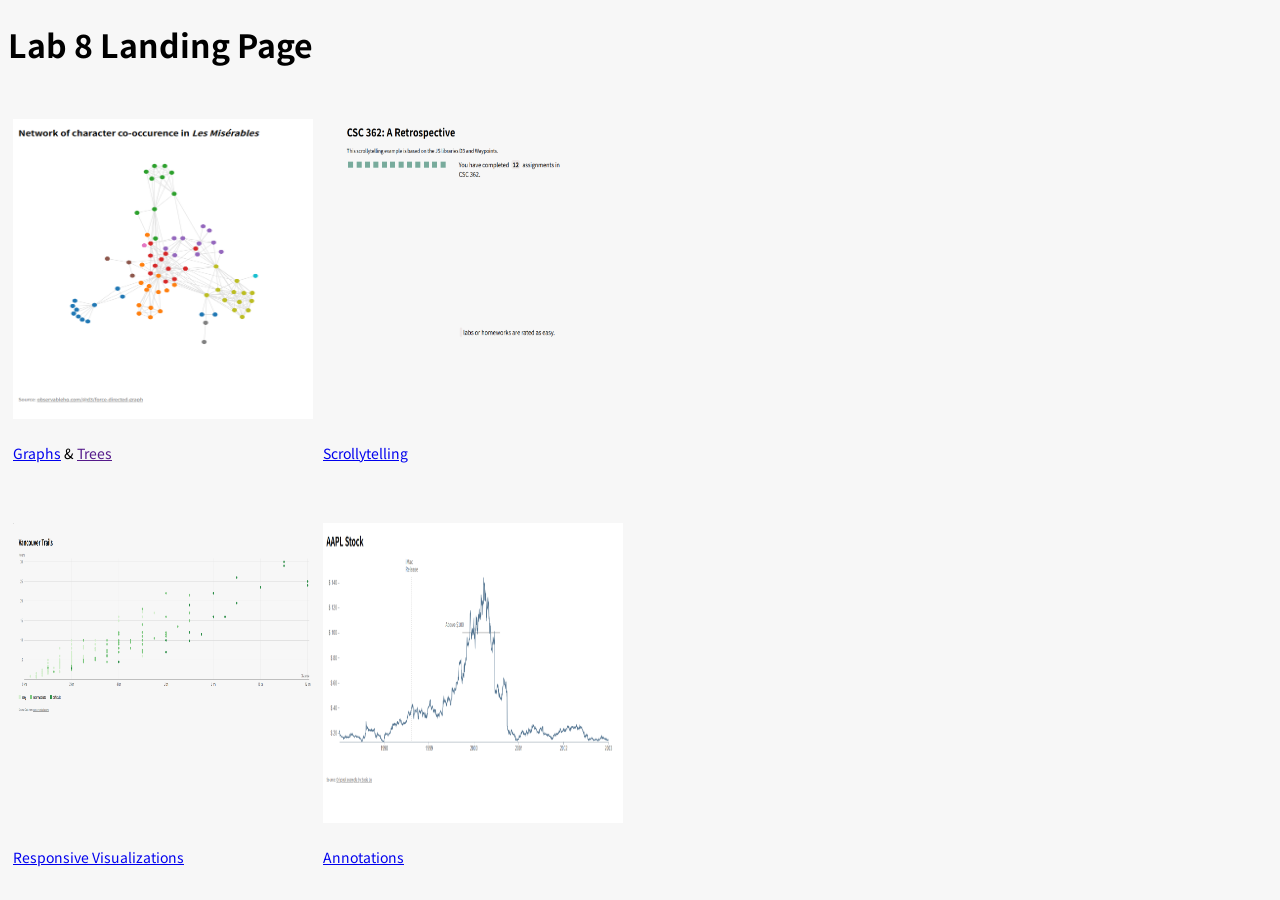
<file: index.html>
<!DOCTYPE html>
<html lang="en">
<head>
    <meta charset="UTF-8">
    <meta name="viewport" content="width=device-width, initial-scale=1.0">
    <title>Lab 8</title>
    <link rel="stylesheet" href="css/style.css">
    <link href="https://fonts.googleapis.com/css2?family=Noto+Sans+JP:wght@400;500;700&display=swap" rel="stylesheet">
</head>
<body>
    <h1>Lab 8 Landing Page</h1>
    <style type="text/css">
        </style>
        <table class="tg">
        <thead>
          <tr>
            <th class="tg-0pky"><br><img src="images/graph.png" alt="A puffin standing on a mossy rock." width="300" height="300"></th>
            <th class="tg-0pky"><br><img src="images/scrollytelling.png" alt="A puffin standing on a mossy rock." width="300" height="300"></th>
          </tr>
        </thead>
        <tbody>
          <tr>
            <td class="tg-0pky"><a href="graphs/index.html">Graphs</a> & <a href="">Trees</a></td>
            <td class="tg-0pky"><a href="scrollytelling/index.html">Scrollytelling</a></td>
          </tr>
          <tr>
            <td class="tg-0lax"></td>
            <td class="tg-0lax"></td>
          </tr>
          <tr>
            <td class="tg-0pky"><br><img src="images/screenshot-web.png" alt="A puffin standing on a mossy rock." width="300" height="300"></td>
            <td class="tg-0pky"><br><img src="images/annotations.png" alt="A puffin standing on a mossy rock." width="300" height="300"></td>
          </tr>
          <tr>
            <td class="tg-0pky"><a href="responsive/index.html">Responsive Visualizations</a></td>
            <td class="tg-0pky"><a href="annotations/index.html">Annotations</a></td>
          </tr>
        </tbody>
        </table>
</body>
</html>
</file>
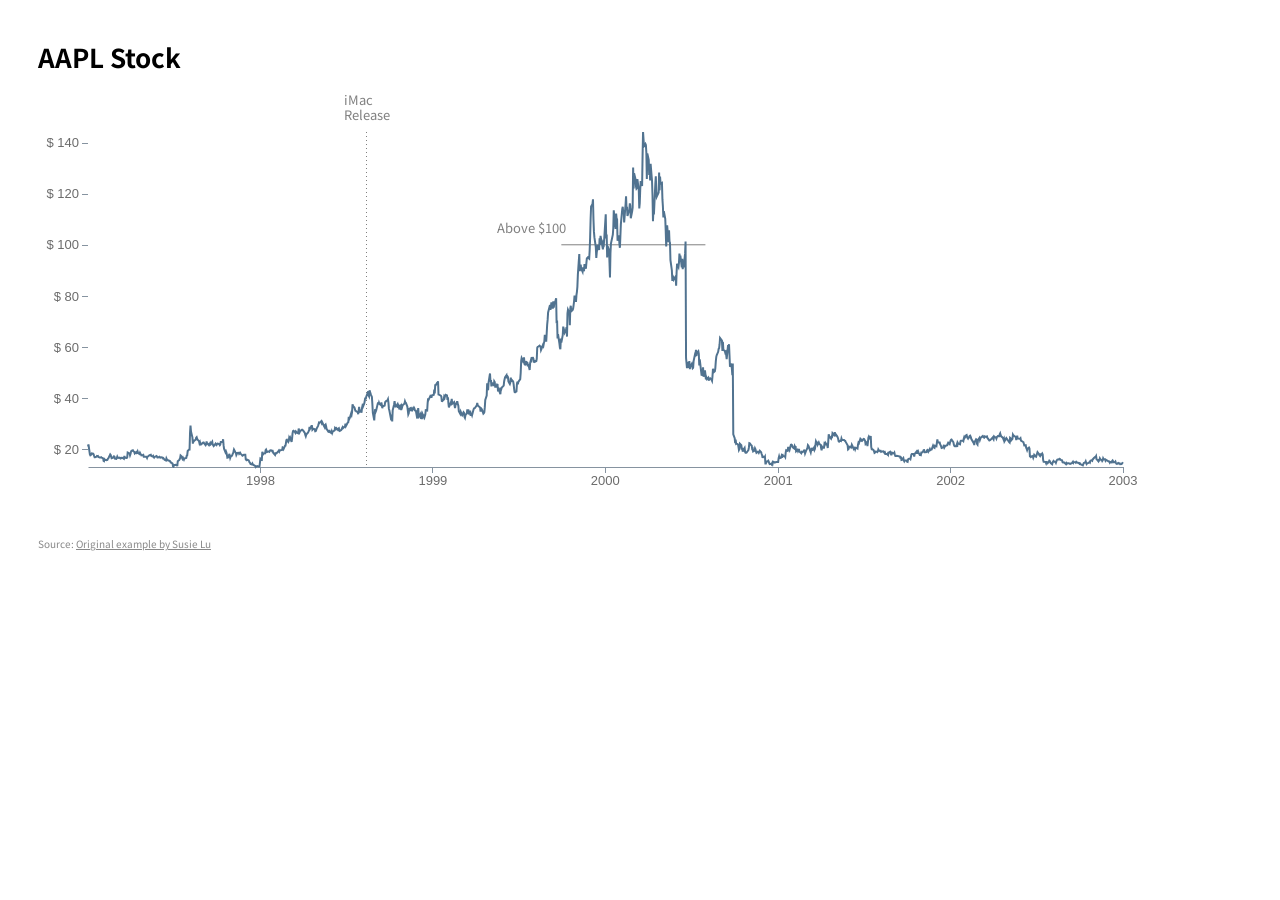
<file: annotations/index.html>
<!DOCTYPE html>
<html>
<head>
    <title>D3 Annotated Line Chart</title>
    <link rel="icon" href="data:;base64,iVBORwOKGO=" />
    <link rel="stylesheet" href="css/style.css">
    <link href="https://fonts.googleapis.com/css2?family=Noto+Sans+JP:wght@500;700&display=swap" rel="stylesheet">
</head>
<body> 
    <h1>AAPL Stock</h1>

    <svg id="chart"></svg>

    <div class="source">
        Source: <a href="https://bl.ocks.org/susielu/23dc3082669ee026c552b85081d90976">Original example by Susie Lu</a>
    </div>
    
    <script src="../js/d3.v6.min.js"></script>
    <script src="js/d3-annotation.min.js"></script>
    <script src="js/linechart.js"></script>
    <script src="js/main.js"></script>
</body>
</html>
</file>
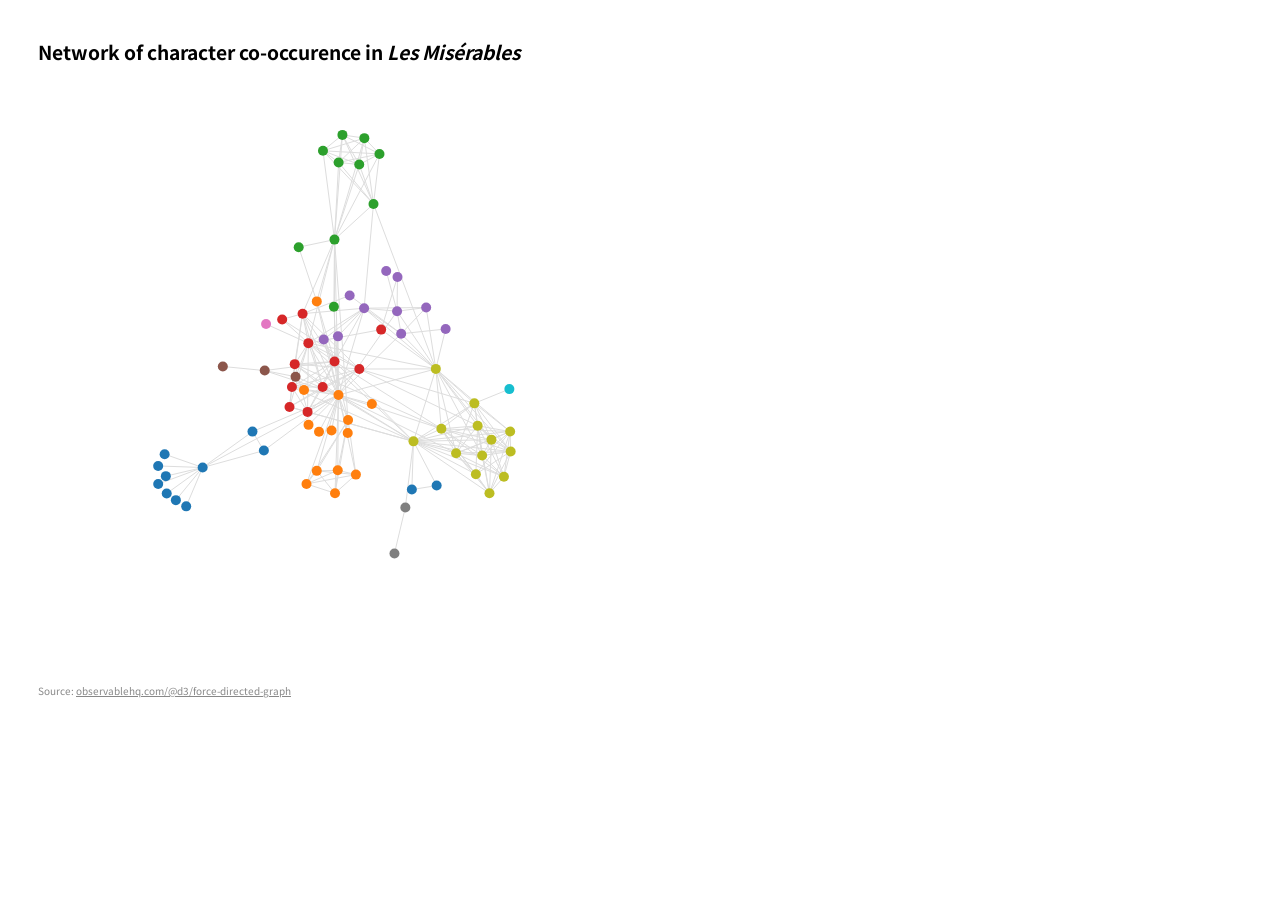
<file: graphs/index.html>
<!DOCTYPE html>
<html lang="en">
<head>
    <meta charset="UTF-8">
    <meta name="viewport" content="width=device-width, initial-scale=1.0">
    <title>Graphs and Trees</title>
    <link rel="stylesheet" href="css/style.css">
    <meta charset="UTF-8">
    <link href="https://fonts.googleapis.com/css2?family=Noto+Sans+JP:wght@500;700&display=swap" rel="stylesheet">

</head>
<body>
    <h1>Network of character co-occurence in <i>Les Misérables</i></h1>

    <div id="force-directed-graph"></div>
    <div id="name"></div>
    <div class="source">
        Source: <a href="https://observablehq.com/@d3/force-directed-graph">observablehq.com/@d3/force-directed-graph</a>
    </div>

    <script src="../js/d3.v6.min.js"></script>
    <script src="js/forceDirectedGraph.js"></script>
    <script src="js/main.js"></script>
</body>
</html>
</file>
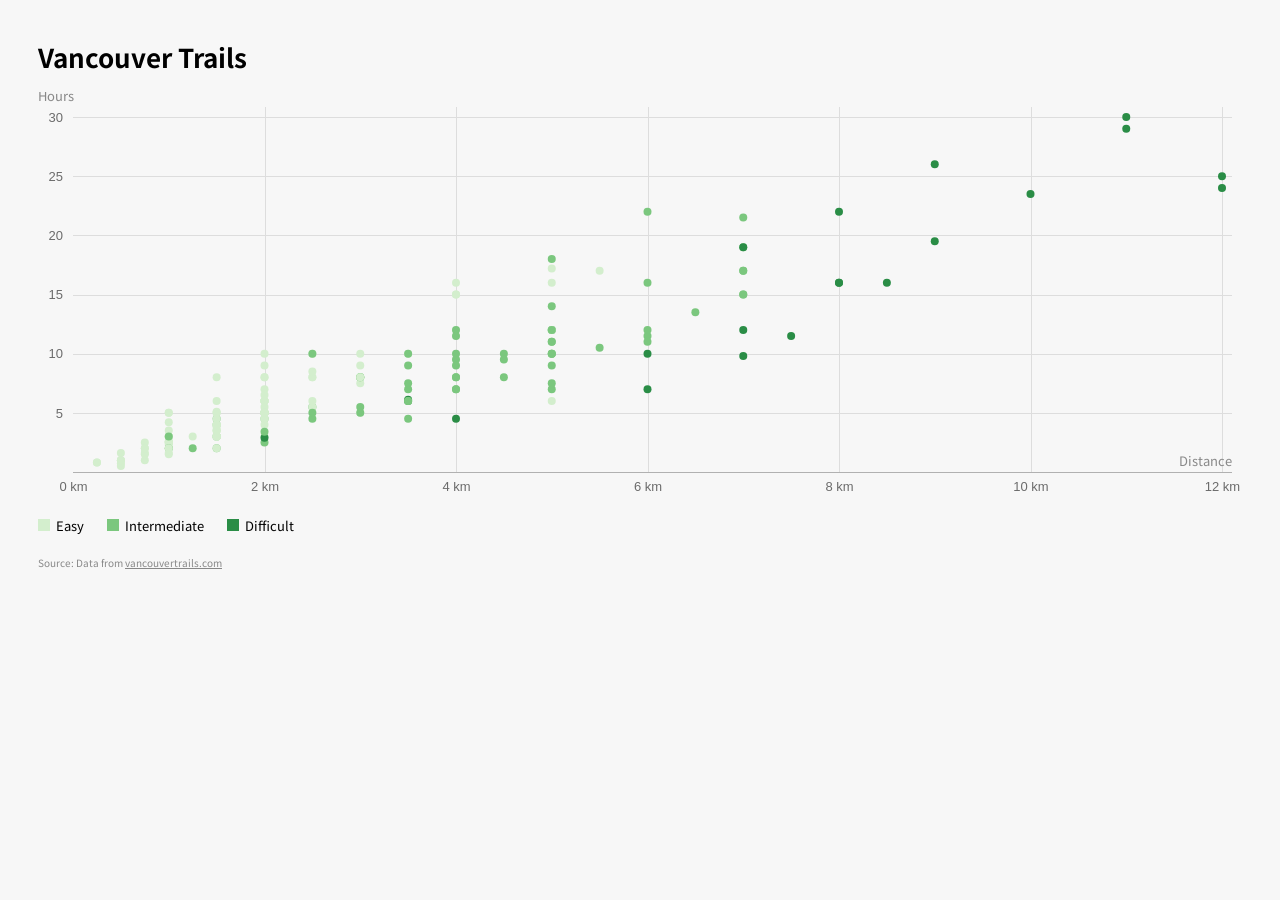
<file: responsive/index.html>
<!DOCTYPE html>
<html>
<head>
    <title>D3 Responsive Scatter Plot</title>
    <link rel="icon" href="data:;base64,iVBORwOKGO=" />
    <link rel="stylesheet" href="css/style.css">
    <link href="https://fonts.googleapis.com/css2?family=Noto+Sans+JP:wght@500;700&display=swap" rel="stylesheet">
</head>
<body> 
    <h1>Vancouver Trails</h1>
    
    <div id="scatterplot"></div>

    <ul class="legend">
        <li class="legend-btn" data-difficulty="Easy"><span class="legend-symbol"></span> Easy</li>
        <li class="legend-btn" data-difficulty="Intermediate"><span class="legend-symbol"></span> Intermediate</li>
        <li class="legend-btn" data-difficulty="Difficult"><span class="legend-symbol"></span> Difficult</li>
    </ul>

    <div class="source">
        Source: Data from <a href="https://vancouvertrails.com/trails/">vancouvertrails.com</a>
    </div>

    <div id="tooltip"></div>
    
    <script src="../js/d3.v6.min.js"></script>
    <script src="js/scatterplot.js"></script>
    <script src="js/main.js"></script>
</body>
</html>
</file>
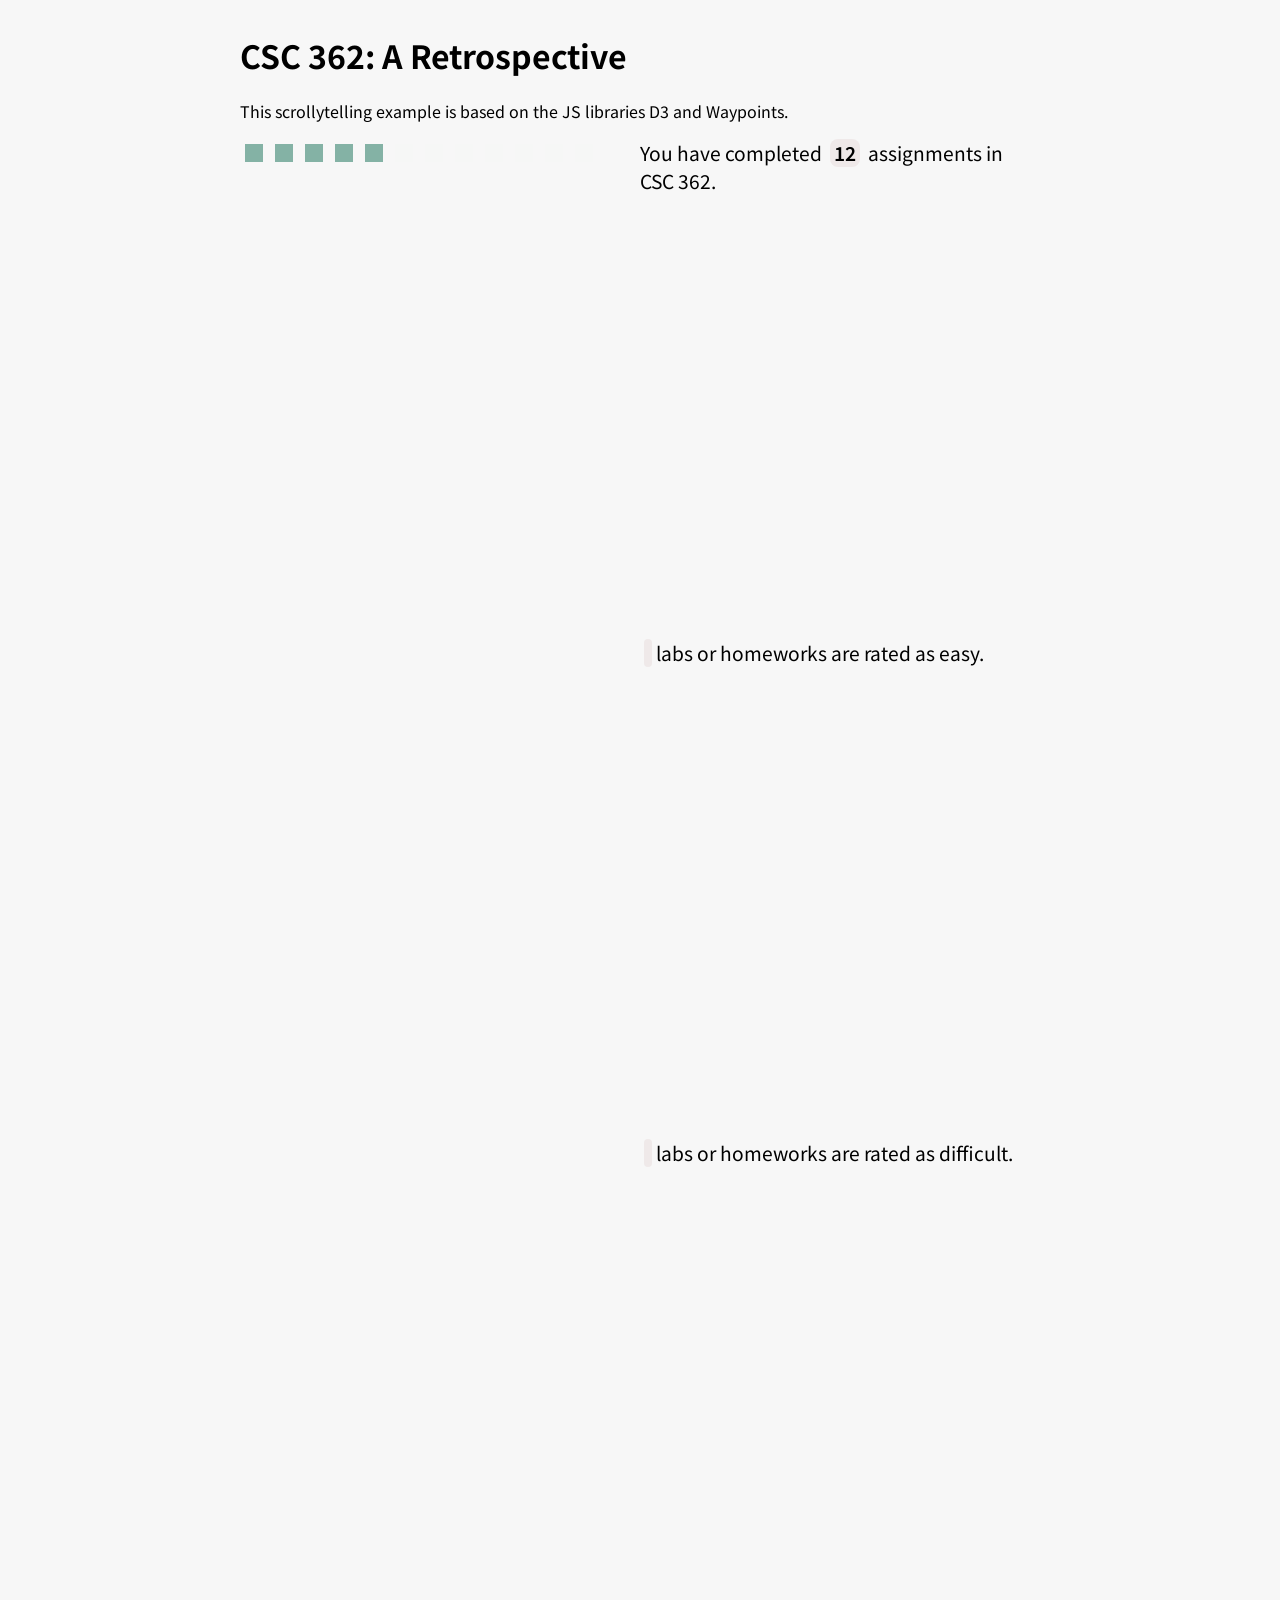
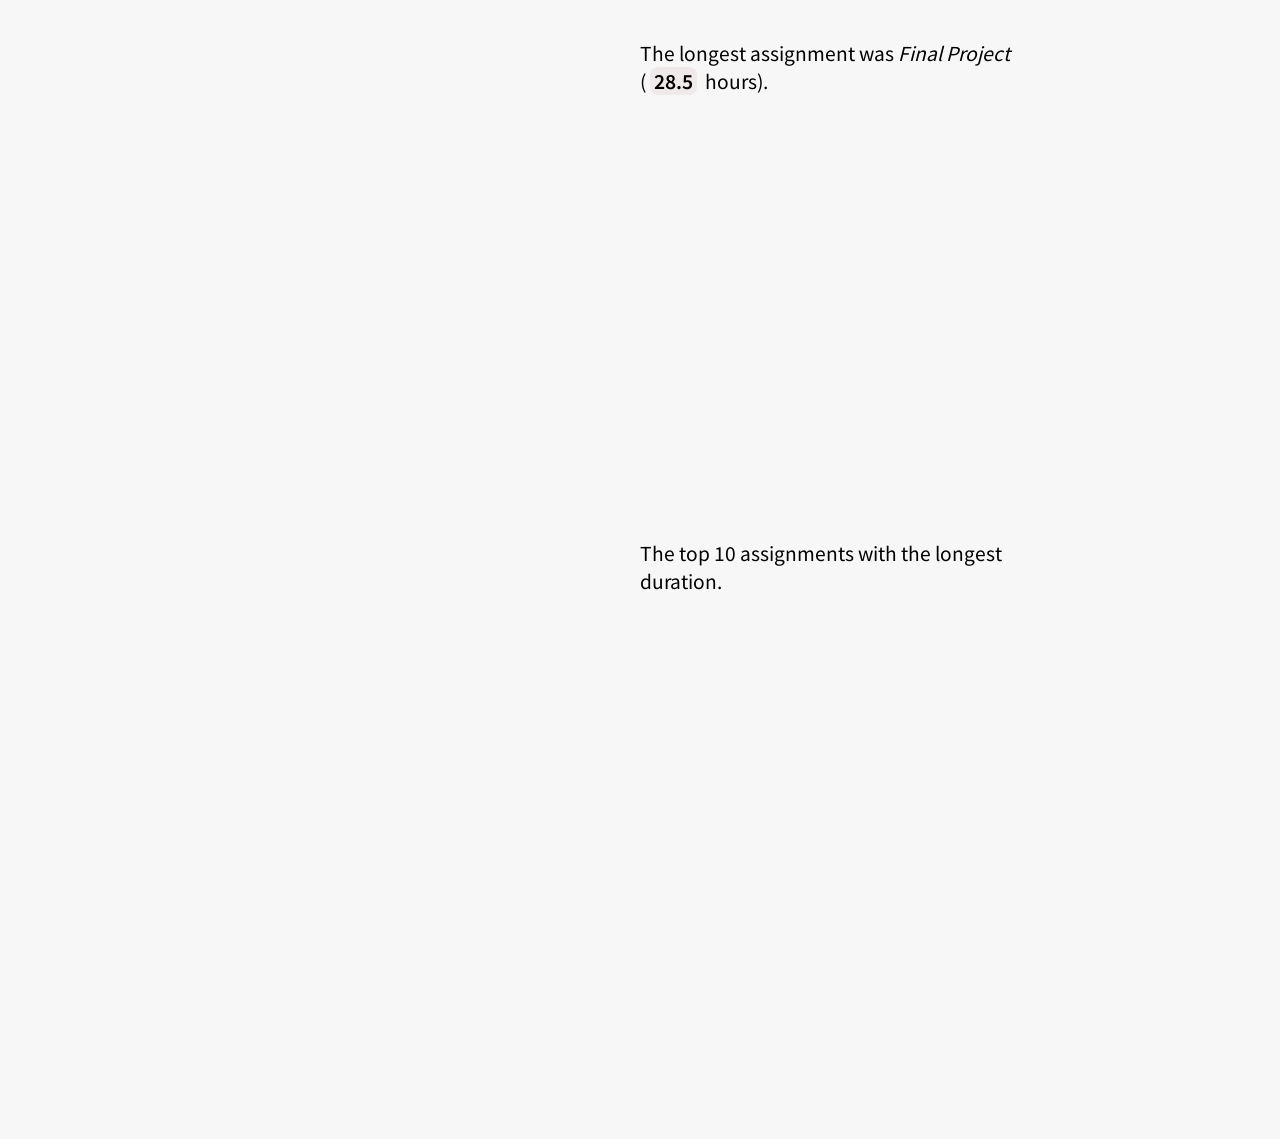
<file: scrollytelling/index.html>
<!DOCTYPE html>
<html>
<head>
    <title>Scrollytelling using D3 and Waypoints</title>
    <link rel="icon" href="data:;base64,iVBORwOKGO=" />
    <link rel="stylesheet" href="css/style.css">
    <link href="https://fonts.googleapis.com/css2?family=Noto+Sans+JP:wght@400;500;700&display=swap" rel="stylesheet">
</head>
<body> 
    <div class="page">
        <h1>CSC 362: A Retrospective</h1>

        <p>This scrollytelling example is based on the JS libraries D3 and Waypoints.</p>

        <div class="container">
            <div id="vis"></div>
            <div id="prose">
                <div class="step" id="step0">You have completed <span class="count" id="assignment-count"></span> assignments in CSC 362.</div>
                <div class="step" id="step1"><span class="count" id="easy-assignment-count"></span> labs or homeworks are rated as easy.</div>
                <div class="step" id="step2"><span class="count" id="difficult-assignment-count"></span> labs or homeworks are rated as difficult.</div>
                <div class="step" id="step3">The longest assignment was <i><span id="max-duration-assignment"></span></i><br>(<span class="count" id="max-duration"></span> hours).</div>
                <div class="step" id="step4">The top 10 assignments with the longest duration.</div>
            </div>
        </div>
    </div>


    <script src="../js/d3.v6.min.js"></script>
    <script src="js/noframework.waypoints.min.js"></script>
    <script src="js/scrollerVis.js"></script>
    <script src="js/main.js"></script>
</body>
</html>
</file>
<file: css/style.css>
body {
    font-family: 'Noto Sans JP', sans-serif;
    font-size: 16px;
    font-weight: 400;
    background: #f7f7f7;
  }

/* Table styling */
.tg  {
    border-collapse:collapse;
    border-spacing:0;
}

.tg td {
    font-size:14px;
    overflow:hidden;
    padding:10px 5px;
    word-break:normal;
}
.tg th{ 
    font-size:14px;
    font-weight:normal;
    overflow:hidden;
    padding:10px 5px;
    word-break:normal;
}
.tg .tg-0pky{
    border-color:inherit;
    text-align:left;
    vertical-align:top;
}
.tg .tg-sxqf{
    border-color:inherit;
    font-family:inherit;
    text-align:left;
    vertical-align:top;
}
.tg .tg-0lax{
    text-align:left;
    vertical-align:top;
}
</file>
<file: annotations/css/style.css>
body {
    font-family: 'Noto Sans JP', sans-serif;
    font-size: 13px;
    padding: 30px;
  }
  
  h1 {
    margin-top: 0;
  }
  
  
  .source {
    margin-top: 40px;
    font-size: 10px;
    color: #888;
  }
  .source a {
    color: #888;
  }
  
  
  /* Axes */
  .axis line {
    fill: none;
    stroke: #8693a0;
    shape-rendering: crispEdges;
  }
  .axis text {
    font-size: 13px;
    fill: #6b6b6b;
  }
  .axis-title {
    font-size: 13px;
    fill: #888;
  }
  .x-axis .domain {
    stroke: #8693a0;
  }
  .y-axis .domain {
    display: none;
  }
  
  .chart-line {
    fill: none;
    stroke: #517390;
    stroke-width: 2px;
  }
  
  /* Annotations */
  .annotation.anomaly path {
    stroke: #b30f0f;
    stroke-width: 2px;
  }
  .annotation.anomaly text {
    fill: #b30f0f;
  }
  .annotation.dashed .subject {
    shape-rendering: crispEdges;
    stroke-dasharray: 1,3;
  }
</file>
<file: graphs/css/style.css>
body {
    font-family: 'Noto Sans JP', sans-serif;
    font-size: 13px;
    padding: 30px;
  }
  
  h1 {
    margin-top: 0;
    font-size: 1.2rem;
  }
  
  .source {
    font-size: 10px;
    color: #888;
  }
  .source a {
    color: #888;
  }
  
  line {
    stroke: #ddd;
  }
</file>
<file: responsive/css/style.css>
body {
    font-family: 'Noto Sans JP', sans-serif;
    font-size: 13px;
    padding: 30px;
    background: #f7f7f7;
  }
  
  h1 {
    margin-top: 0;
  }
  

  
  .source {
    font-size: 10px;
    color: #888;
  }
  .source a {
    color: #888;
  }
  
  /* Marks */
  .point:hover {
    stroke: #333;
  }
  
  /* Axes */
  .axis line {
    fill: none;
    stroke: #ddd;
    shape-rendering: crispEdges;
  }
  .axis text {
    font-size: 13px;
    fill: #6b6b6b;
  }
  .axis-title {
    font-size: 13px;
    fill: #888;
  }
  .y-axis .tick:first-child line {
    stroke: #b1b1b1;
  }
  .y-axis .tick:first-child text {
    display: none;
  }
  .x-axis .tick:first-child line {
    display: none;
  }
  .axis path {
    display: none;
  }
  
  /* Legend */
  .legend {
    margin: 20px 0;
    list-style: none;
    padding: 0;
  }
  .legend-btn {
    display: inline-block;
    margin: 0 20px 0 0;
    cursor: pointer;
    transition: all ease-in-out 200ms;
  }
  .legend-btn:hover.legend-btn.inactive:hover  {
    opacity: 0.7;
  }
  .legend-btn.inactive {
    opacity: 0.5;
  }
  .legend-symbol {
    width: 12px;
    height: 12px;
    margin-right: 3px;
    display: inline-block;
  }
  .legend-btn[data-difficulty="Easy"] .legend-symbol {
    background: #d3eecd;
  }
  .legend-btn[data-difficulty="Intermediate"] .legend-symbol {
    background: #7bc77e;
  }
  .legend-btn[data-difficulty="Difficult"] .legend-symbol {
    background: #2a8d46;
  }
  
  /* Tooltip */
  #tooltip {
    position: absolute;
    display: none;
    background: #fff;
    box-shadow: 3px 3px 3px 0px rgb(92 92 92 / 0.5);
    border: 1px solid #ddd;
    font-size: 12px;
    font-weight: 500;
    padding: 8px;
    min-width: 160px;
    color: #333;
  }
  .tooltip-title {
    color: #000;
    font-size: 14px;
    font-weight: 600;
  }
  #tooltip ul {
    margin: 5px 0 0 0;
    padding-left: 20px;
  }
</file>
<file: scrollytelling/css/style.css>
body {
  font-family: 'Noto Sans JP', sans-serif;
  font-size: 16px;
  font-weight: 400;
  background: #f7f7f7;
}

.page {
  margin: 2rem auto;
  max-width: 50rem;
}

.container {
  position: relative;
  margin-bottom: 100px;
}

#vis {
  position: fixed;
  width: 400px;
}

#prose {
  margin-left: 400px;
}
#prose .step {
  height: 500px;
}

.count {
  padding: 0px 4px;
  background: #efe9e9;
  font-weight: 600;
  border-radius: 8px;
  margin: 0 4px;
}

.step {
  font-size: 1.2rem;
}

.chart-label {
  font-size: .7rem;
}
</file>
